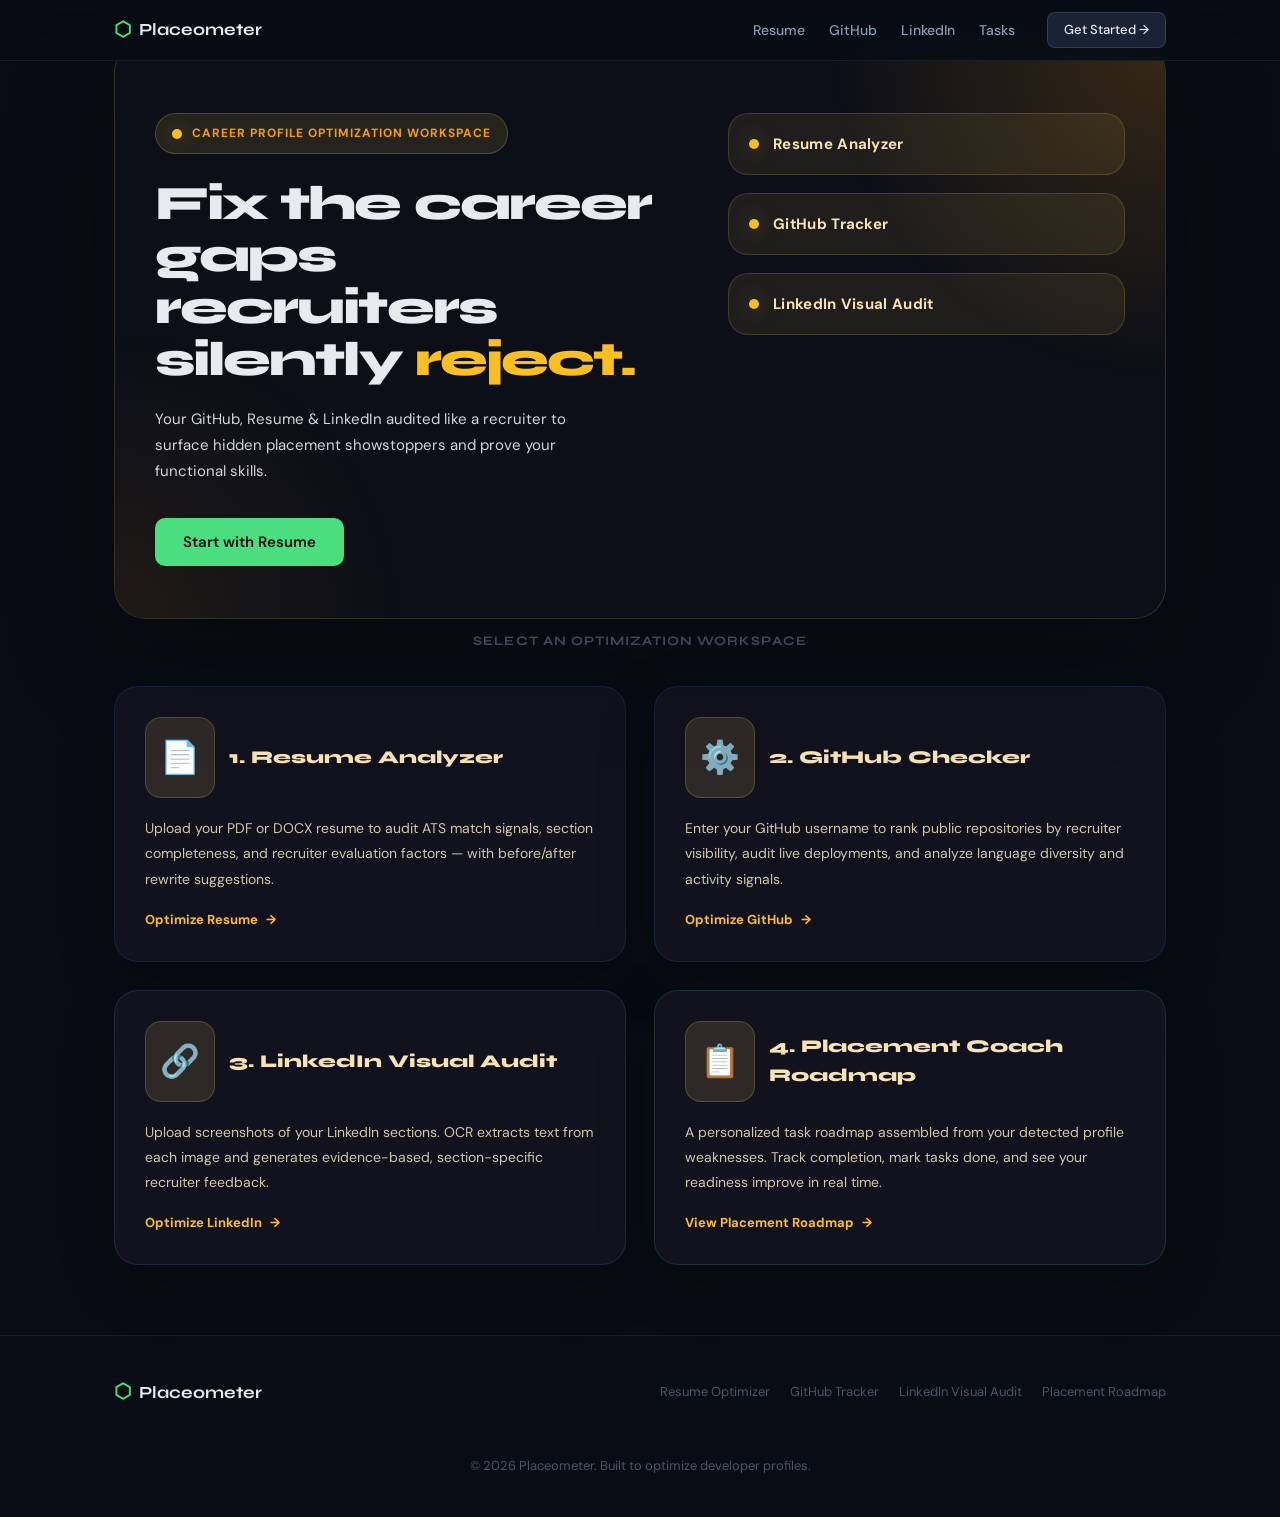
<file: index.html>
<!DOCTYPE html>
<html lang="en">
<head>
<meta charset="UTF-8">
<meta name="viewport" content="width=device-width, initial-scale=1.0">
<title>Placeometer — Career Profile Optimization Assistant for Placements</title>
<link rel="preconnect" href="https://fonts.googleapis.com">
<link rel="preconnect" href="https://fonts.gstatic.com" crossorigin>
<link href="https://fonts.googleapis.com/css2?family=Syne:wght@400;500;600;700;800&family=DM+Sans:ital,opsz,wght@0,9..40,300;0,9..40,400;0,9..40,500;1,9..40,300&display=swap" rel="stylesheet">
<link rel="stylesheet" href="styles.css">
<style>
  .grid-4 {
    display: grid;
    grid-template-columns: repeat(2, minmax(0, 1fr));
    gap: 28px;
    margin-top: 34px;
    margin-bottom: 70px;
  }
  @media (max-width: 880px) { .grid-4 { grid-template-columns: 1fr; } }
  @media (max-width: 520px) { .grid-4 { gap: 18px; } }

  .hero-home {
    position: relative;
    display: grid;
    grid-template-columns: 1.2fr 0.9fr;
    gap: 44px;
    background: rgba(14,16,25,0.96);
    border: 1px solid rgba(255,215,92,0.16);
    border-radius: 32px;
    padding: 72px 40px 52px;
    box-shadow: 0 36px 120px rgba(0,0,0,0.24);
    overflow: hidden;
    margin-top: 40px;
  }
  .hero-home::before {
    content: '';
    position: absolute; inset: 0; border-radius: 32px;
    background:
      radial-gradient(circle at top right, rgba(245,158,11,0.18), transparent 28%),
      radial-gradient(circle at bottom left, rgba(245,158,11,0.08), transparent 24%);
    pointer-events: none; z-index: 0;
  }
  .hero-home-content { position: relative; z-index: 1; max-width: 500px; }
  .hero-home-badge {
    display: inline-flex; align-items: center; gap: 10px;
    background: rgba(255,215,92,0.1); color: #f59e0b;
    border: 1px solid rgba(255,215,92,0.22); border-radius: 999px;
    padding: 10px 16px; font-size: 12px; font-weight: 700;
    letter-spacing: 0.08em; text-transform: uppercase; margin-bottom: 24px;
  }
  .hero-home-title {
    font-family: var(--font-display);
    font-size: clamp(34px,4vw,48px);
    font-weight: 900; line-height: 1.08;
    letter-spacing: -0.04em; margin-bottom: 20px;
  }
  .hero-home-title .ta { color: #fbbf24; }
  .hero-home-desc { color: #d1d5db; font-size: 15px; line-height: 1.75; max-width: 420px; margin: 0 0 34px; }
  .hero-home-panel { position: relative; z-index: 1; display: grid; gap: 18px; align-content: start; }
  .hero-panel-card {
    background: rgba(255,215,92,0.08);
    border: 1px solid rgba(255,215,92,0.16);
    border-radius: 20px; padding: 18px 20px;
    display: flex; align-items: center; gap: 14px;
  }
  .panel-dot { width: 10px; height: 10px; border-radius: 50%; background: #fbbf24; box-shadow: 0 0 20px rgba(251,191,36,0.35); }
  .hero-panel-card span { color: #f8e3b6; font-weight: 700; letter-spacing: 0.02em; }
  @media (max-width: 900px) {
    .hero-home { grid-template-columns: 1fr; padding: 48px 26px 38px; }
    .hero-home-content { max-width: 100%; text-align: center; }
    .hero-home-panel { grid-template-columns: 1fr; }
    .hero-home-desc { margin-left: auto; margin-right: auto; }
  }

  .action-card {
    background: rgba(20,20,32,0.95);
    border: 1px solid rgba(255,215,92,0.14);
    border-radius: 24px; padding: 30px;
    display: flex; flex-direction: column; gap: 18px;
    transition: all 0.25s ease; cursor: pointer;
    text-decoration: none; overflow: hidden;
    box-shadow: 0 18px 60px rgba(0,0,0,0.19);
  }
  .action-card:hover, .action-card:focus {
    outline: none;
    border-color: rgba(255,215,92,0.30);
    transform: translateY(-3px);
    box-shadow: 0 32px 90px rgba(0,0,0,0.22);
  }
  .action-card-header { display: flex; align-items: center; gap: 14px; }
  .action-card-icon {
    font-size: 32px; background: rgba(255,215,92,0.12);
    border: 1px solid rgba(255,215,92,0.20);
    padding: 14px; border-radius: 16px;
    display: flex; align-items: center; justify-content: center; color: #fbbf24;
  }
  .action-card-title { font-family: var(--font-display); font-size: 18px; font-weight: 800; color: #f8e3b6; }
  .action-card-desc { font-size: 14px; color: #d1c7a8; line-height: 1.8; flex-grow: 1; }
  .action-card-btn {
    align-self: flex-start; font-weight: 700; font-size: 13px; color: #fbbf24;
    display: inline-flex; align-items: center; gap: 8px;
    transition: gap 0.2s ease, color 0.2s ease;
  }
  .action-card:hover .action-card-btn, .action-card:focus .action-card-btn { gap: 10px; color: #ffe58f; }

  /* Score signals row on landing (shows saved scores) */
  .signal-row {
    display: flex; gap: 16px; flex-wrap: wrap;
    margin-bottom: 36px;
  }
  .signal-pill {
    display: inline-flex; align-items: center; gap: 8px;
    background: var(--surface); border: 1px solid var(--border);
    border-radius: 10px; padding: 10px 16px; font-size: 13px;
  }
  .signal-pill .sp-val {
    font-family: var(--font-display); font-size: 18px; font-weight: 800;
  }
  .signal-pill .sp-lbl { color: var(--text-2); }
</style>
</head>
<body>

<nav class="nav">
  <div class="nav-inner">
    <a href="index.html" class="nav-logo">
      <span class="logo-icon">⬡</span><span>Placeometer</span>
    </a>
    <div class="nav-links">
      <a href="resume.html">Resume</a>
      <a href="github.html">GitHub</a>
      <a href="linkedin.html">LinkedIn</a>
      <a href="tasks.html">Tasks</a>
    </div>
    <a href="resume.html" class="btn-nav">Get Started →</a>
  </div>
</nav>

<main class="container">

  <!-- HERO -->
  <section class="hero-home" aria-label="Placeometer overview">
    <div class="hero-home-content">
      <div class="hero-home-badge">
        <span class="panel-dot"></span>
        Career Profile Optimization Workspace
      </div>
      <h1 class="hero-home-title">
        Fix the career gaps recruiters silently <span class="ta">reject.</span>
      </h1>
      <p class="hero-home-desc">
        Your GitHub, Resume &amp; LinkedIn audited like a recruiter to surface hidden
        placement showstoppers and prove your functional skills.
      </p>
      <div>
        <a href="resume.html" class="btn-primary">Start with Resume</a>
      </div>
    </div>
    <aside class="hero-home-panel" aria-label="Tools available">
      <div class="hero-panel-card"><div class="panel-dot"></div><span>Resume Analyzer</span></div>
      <div class="hero-panel-card"><div class="panel-dot"></div><span>GitHub Tracker</span></div>
      <div class="hero-panel-card"><div class="panel-dot"></div><span>LinkedIn Visual Audit</span></div>
    </aside>
  </section>

  <!-- Saved score signals (populated by JS if state exists) -->
  <div id="signalRow" class="signal-row" style="margin-top:28px;display:none;" aria-label="Your saved profile scores"></div>

  <!-- 4 ACTION CARDS -->
  <section style="margin-top:12px;">
    <h2 style="font-family:var(--font-display);font-size:13px;font-weight:700;color:var(--text-3);text-align:center;text-transform:uppercase;letter-spacing:.08em;margin-bottom:22px;">
      Select an Optimization Workspace
    </h2>
    <div class="grid-4">

      <a href="resume.html" class="action-card" style="border-color:rgba(59,130,246,0.15);">
        <div class="action-card-header">
          <div class="action-card-icon">📄</div>
          <span class="action-card-title">1. Resume Analyzer</span>
        </div>
        <p class="action-card-desc">
          Upload your PDF or DOCX resume to audit ATS match signals, section completeness,
          and recruiter evaluation factors — with before/after rewrite suggestions.
        </p>
        <div class="action-card-btn">Optimize Resume <span>→</span></div>
      </a>

      <a href="github.html" class="action-card" style="border-color:rgba(59,130,246,0.15);">
        <div class="action-card-header">
          <div class="action-card-icon">⚙️</div>
          <span class="action-card-title">2. GitHub Checker</span>
        </div>
        <p class="action-card-desc">
          Enter your GitHub username to rank public repositories by recruiter visibility,
          audit live deployments, and analyze language diversity and activity signals.
        </p>
        <div class="action-card-btn">Optimize GitHub <span>→</span></div>
      </a>

      <a href="linkedin.html" class="action-card" style="border-color:rgba(167,139,250,0.15);">
        <div class="action-card-header">
          <div class="action-card-icon">🔗</div>
          <span class="action-card-title">3. LinkedIn Visual Audit</span>
        </div>
        <p class="action-card-desc">
          Upload screenshots of your LinkedIn sections. OCR extracts text from each image
          and generates evidence-based, section-specific recruiter feedback.
        </p>
        <div class="action-card-btn">Optimize LinkedIn <span>→</span></div>
      </a>

      <a href="tasks.html" class="action-card" style="border-color:rgba(74,222,128,0.15);">
        <div class="action-card-header">
          <div class="action-card-icon">📋</div>
          <span class="action-card-title">4. Placement Coach Roadmap</span>
        </div>
        <p class="action-card-desc">
          A personalized task roadmap assembled from your detected profile weaknesses.
          Track completion, mark tasks done, and see your readiness improve in real time.
        </p>
        <div class="action-card-btn">View Placement Roadmap <span>→</span></div>
      </a>

    </div>
  </section>
</main>

<footer class="footer">
  <div class="container">
    <div class="footer-inner">
      <div class="nav-logo"><span class="logo-icon">⬡</span><span>Placeometer</span></div>
      <div class="footer-links">
        <a href="resume.html">Resume Optimizer</a>
        <a href="github.html">GitHub Tracker</a>
        <a href="linkedin.html">LinkedIn Visual Audit</a>
        <a href="tasks.html">Placement Roadmap</a>
      </div>
      <p class="footer-copy">© 2026 Placeometer. Built to optimize developer profiles.</p>
    </div>
  </div>
</footer>

<script src="main.js"></script>
<script>
// Show saved score pills if any audits have been run
(function () {
  PlaceometerState.load();
  const row = document.getElementById('signalRow');
  const pills = [];

  function pill(label, score, href) {
    if (score == null) return '';
    const color = scoreColor(score);
    return `<a href="${href}" class="signal-pill" style="border-color:${color}22;text-decoration:none;">
      <span class="sp-val" style="color:${color}">${score}</span>
      <span class="sp-lbl">${label} Score</span>
    </a>`;
  }

  const html = [
    pill('Resume',   PlaceometerState.resumeSignal,   'resume.html'),
    pill('GitHub',   PlaceometerState.githubSignal,   'github.html'),
    pill('LinkedIn', PlaceometerState.linkedinSignal, 'linkedin.html'),
  ].filter(Boolean).join('');

  if (html) {
    row.innerHTML = `
      <div style="font-size:12px;color:var(--text-3);align-self:center;margin-right:4px;">Saved scores:</div>
      ${html}
      <button onclick="clearScores()" class="btn-secondary"
        style="font-size:11px;padding:6px 12px;margin-left:auto;">Clear All</button>`;
    row.style.display = 'flex';
  }

  window.clearScores = function () {
    try { localStorage.removeItem('placeometer_state'); } catch(e) {}
    try { sessionStorage.removeItem('placeometer_state'); } catch(e) {}
    row.style.display = 'none';
  };
})();
</script>
</body>
</html>
</file>
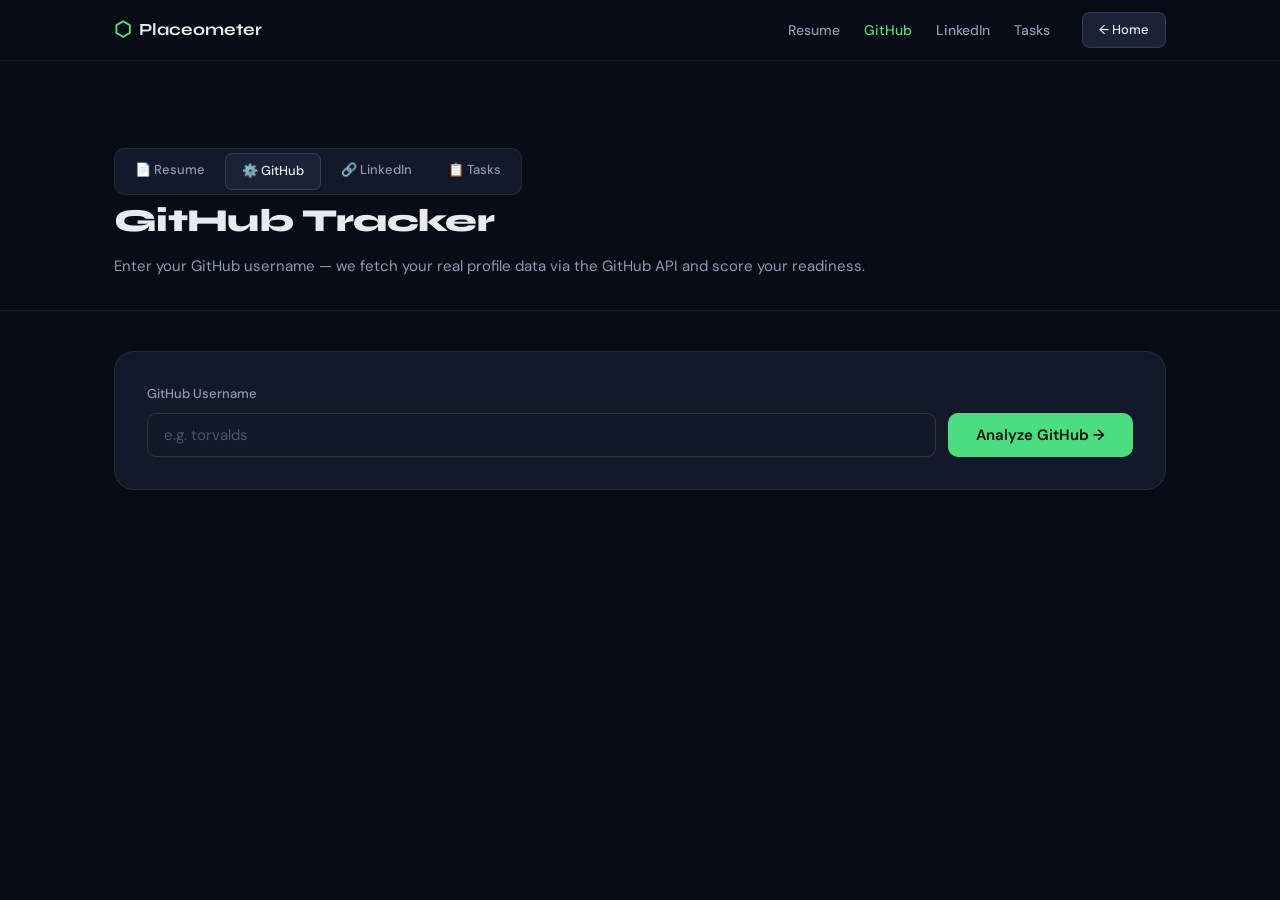
<file: github.html>
<!DOCTYPE html>
<html lang="en">
<head>
<meta charset="UTF-8">
<meta name="viewport" content="width=device-width, initial-scale=1.0">
<title>GitHub Tracker — Placeometer</title>
<link rel="preconnect" href="https://fonts.googleapis.com">
<link rel="preconnect" href="https://fonts.gstatic.com" crossorigin>
<link href="https://fonts.googleapis.com/css2?family=Syne:wght@400;500;600;700;800&family=DM+Sans:ital,opsz,wght@0,9..40,300;0,9..40,400;0,9..40,500;1,9..40,300&display=swap" rel="stylesheet">
<link rel="stylesheet" href="styles.css">
</head>
<body>

<nav class="nav">
  <div class="nav-inner">
    <a href="index.html" class="nav-logo">
      <span class="logo-icon">⬡</span><span>Placeometer</span>
    </a>
    <div class="nav-links">
      <a href="resume.html">Resume</a>
      <a href="github.html" class="active-link">GitHub</a>
      <a href="linkedin.html">LinkedIn</a>
      <a href="tasks.html">Tasks</a>
    </div>
    <a href="index.html" class="btn-nav">← Home</a>
  </div>
</nav>

<div class="tool-page">
  <div class="tool-header">
    <div class="container">
      <div class="tool-nav">
        <a href="resume.html">📄 Resume</a>
        <a href="github.html" class="active">⚙️ GitHub</a>
        <a href="linkedin.html">🔗 LinkedIn</a>
        <a href="tasks.html">📋 Tasks</a>
      </div>
      <h1>GitHub Tracker</h1>
      <p>Enter your GitHub username — we fetch your real profile data via the GitHub API and score your readiness.</p>
    </div>
  </div>

  <div class="tool-body">
    <div class="container">

      <div class="github-form">
        <div class="form-group">
          <label class="form-label" for="ghUsername">GitHub Username</label>
          <input type="text" class="form-input" id="ghUsername" placeholder="e.g. torvalds" autocomplete="off" />
        </div>
        <button class="btn-primary" onclick="fetchGitHub()" id="fetchBtn">Analyze GitHub →</button>
      </div>

      <div id="ghError" style="display:none;" role="alert"></div>

      <div id="ghLoading" style="display:none;" aria-live="polite">
        <div class="panel" style="text-align:center;padding:40px;">
          <div style="font-size:32px;margin-bottom:12px;">⚙️</div>
          <div style="font-family:var(--font-display);font-size:16px;font-weight:700;margin-bottom:8px;">Fetching GitHub Data...</div>
          <div style="font-size:13px;color:var(--text-2);" id="ghLoadStep">Connecting to GitHub API...</div>
        </div>
      </div>

      <div id="ghResults" style="display:none;" aria-live="polite">

        <!-- Profile Card -->
        <div class="panel" style="margin-bottom:20px;">
          <div class="gh-profile">
            <img id="ghAvatar" class="gh-avatar" src="" alt="GitHub avatar"
              onerror="this.src='data:image/svg+xml,<svg xmlns=%22http://www.w3.org/2000/svg%22 viewBox=%220 0 72 72%22><rect fill=%22%231a2236%22 width=%2272%22 height=%2272%22 rx=%228%22/><text y=%2248%22 x=%2236%22 text-anchor=%22middle%22 font-size=%2232%22>👤</text></svg>'">
            <div>
              <div id="ghName" class="gh-name"></div>
              <div id="ghBio" class="gh-bio"></div>
              <div class="gh-meta" id="ghMeta"></div>
            </div>
            <div style="margin-left:auto;text-align:right;">
              <div id="ghScoreBadge" style="font-family:var(--font-display);font-size:36px;font-weight:800;" aria-label="Recruiter index score"></div>
              <div style="font-size:12px;color:var(--text-2);">Recruiter Index</div>
            </div>
          </div>
          <!-- Fix #10: repo analysis scope note -->
          <div id="repoAnalysisNote" style="font-size:12px;color:var(--text-3);margin-top:8px;"></div>
        </div>

        <div class="analysis-layout">
          <div style="display:flex;flex-direction:column;gap:20px;">

            <div class="panel">
              <div class="panel-title">📁 Top Recruiter-Visible Projects <span class="ptag" id="repoCount">0 repos</span></div>
              <div id="repoGrid" class="repo-grid"></div>
            </div>

            <div class="panel" style="border-color:rgba(59,130,246,0.25);background:rgba(8,12,20,0.4);">
              <div class="panel-title" style="font-size:18px;color:var(--accent);">⚙️ How To Improve Your GitHub</div>
              <p style="font-size:13px;color:var(--text-2);margin-top:-16px;margin-bottom:20px;">Actionable recommendations based on your public repositories and metadata.</p>
              <div id="ghImprovementsList" style="display:flex;flex-direction:column;gap:20px;"></div>
            </div>

          </div>

          <div style="display:flex;flex-direction:column;gap:20px;">

            <div class="panel">
              <div class="panel-title">🎯 Recruiter Credibility Index</div>
              <div class="score-ring-wrap">
                <div class="big-ring" id="ghRingWrap"></div>
                <div id="ghScoreGrade" class="score-grade"></div>
                <div id="ghScoreDesc" class="score-desc"></div>
              </div>
            </div>

            <div class="panel">
              <div class="panel-title">📊 Recruiter Index Breakdown</div>
              <div class="breakdown-list" id="ghBreakdown"></div>
            </div>

            <div class="panel">
              <div class="panel-title">📈 Profile Signals</div>
              <div id="ghSignals" style="display:flex;flex-direction:column;gap:10px;" aria-live="polite"></div>
            </div>

          </div>
        </div>

      </div><!-- /#ghResults -->
    </div>
  </div>
</div>

<!-- Fix #8: page logic in external file -->
<script src="main.js"></script>
<script src="js/github.js"></script>
</body>
</html>
</file>
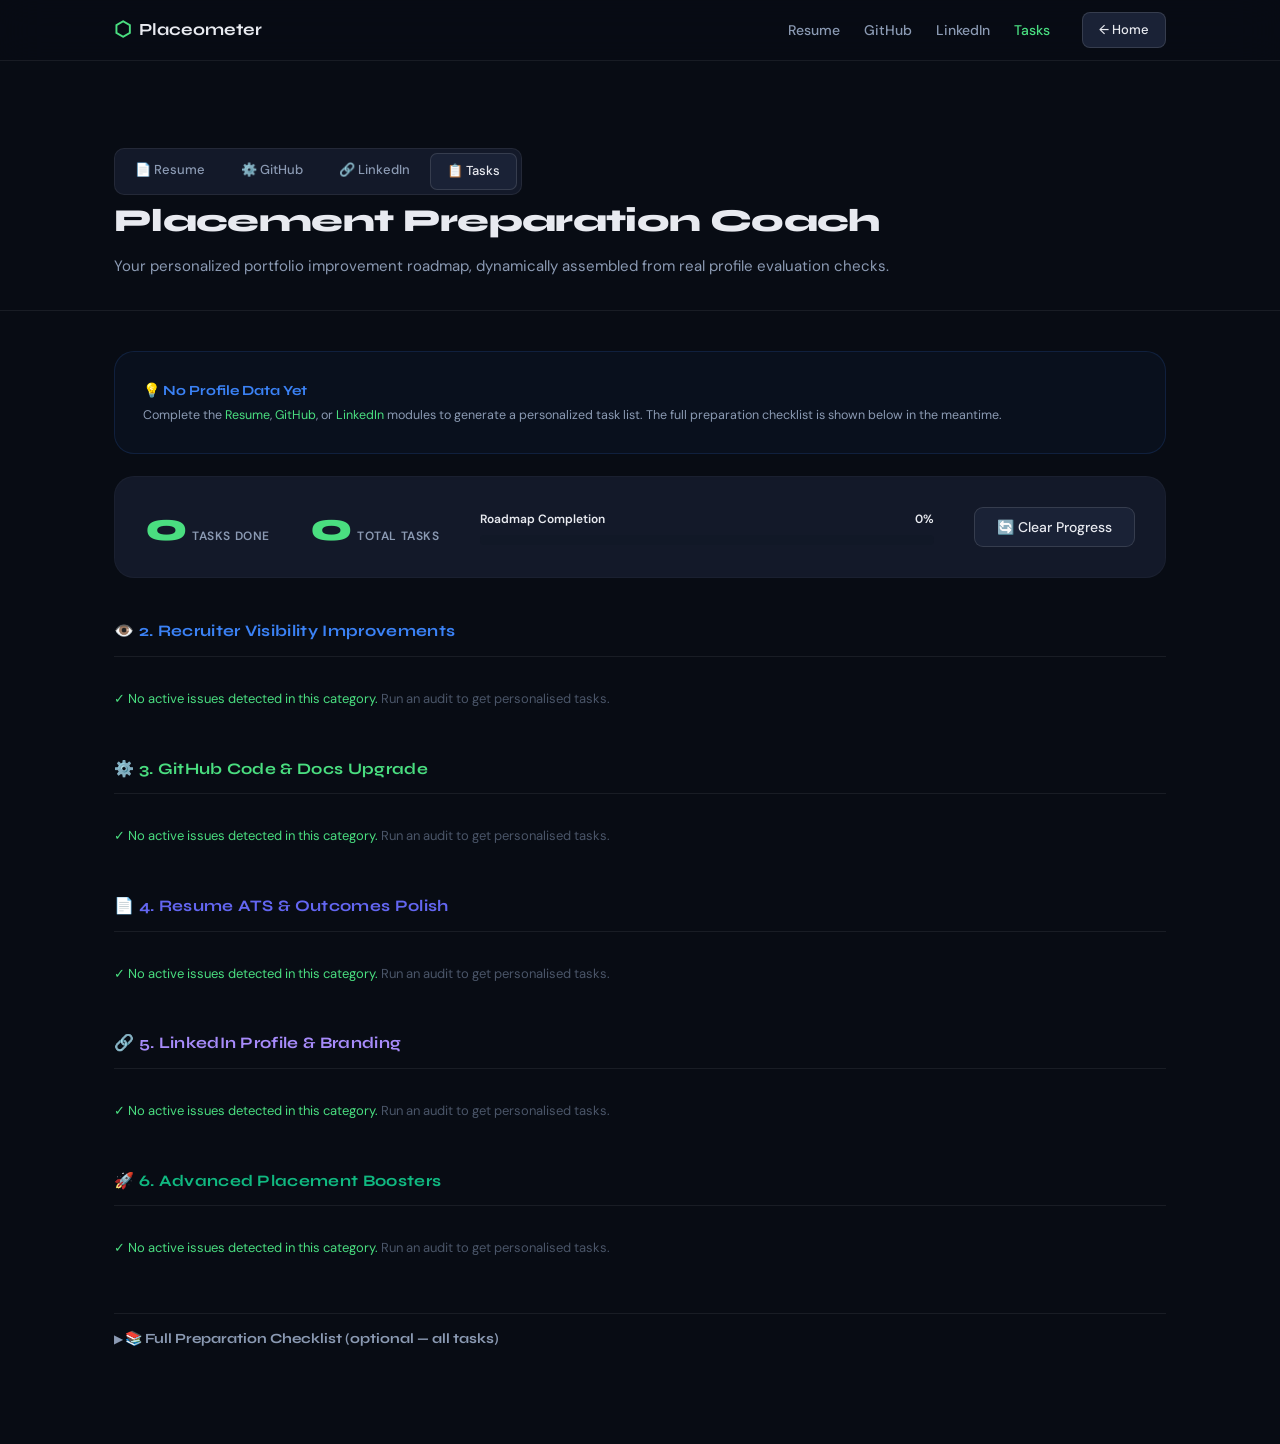
<file: tasks.html>
<!DOCTYPE html>
<html lang="en">
<head>
<meta charset="UTF-8">
<meta name="viewport" content="width=device-width, initial-scale=1.0">
<title>Placement Improvement Roadmap — Placeometer</title>
<link rel="preconnect" href="https://fonts.googleapis.com">
<link rel="preconnect" href="https://fonts.gstatic.com" crossorigin>
<link href="https://fonts.googleapis.com/css2?family=Syne:wght@400;500;600;700;800&family=DM+Sans:ital,opsz,wght@0,9..40,300;0,9..40,400;0,9..40,500;1,9..40,300&display=swap" rel="stylesheet">
<link rel="stylesheet" href="styles.css">
<style>
  .roadmap-sections-grid { display:flex; flex-direction:column; gap:36px; }
  .roadmap-section-title { font-family:var(--font-display); font-size:16px; font-weight:700; color:var(--text); margin-bottom:22px; display:flex; align-items:center; gap:10px; padding-bottom:12px; border-bottom:1px solid var(--border); letter-spacing:.02em; }
  .coach-meta-label { font-size:10px; font-weight:700; text-transform:uppercase; letter-spacing:.06em; display:block; margin-bottom:3px; }
  .coach-meta-box { font-size:13px; color:var(--text-2); line-height:1.6; }
  .coach-steps-list { margin:6px 0 0 0; padding-left:20px; font-size:13px; color:var(--text-2); line-height:1.6; }
  .coach-steps-list li { margin-bottom:4px; }
  /* Fix #6: full checklist collapsible */
  details > summary { cursor:pointer; list-style:none; }
  details > summary::-webkit-details-marker { display:none; }
  details > summary::before { content:'▶ '; font-size:11px; }
  details[open] > summary::before { content:'▼ '; }
</style>
</head>
<body>

<nav class="nav">
  <div class="nav-inner">
    <a href="index.html" class="nav-logo"><span class="logo-icon">⬡</span><span>Placeometer</span></a>
    <div class="nav-links">
      <a href="resume.html">Resume</a>
      <a href="github.html">GitHub</a>
      <a href="linkedin.html">LinkedIn</a>
      <a href="tasks.html" class="active-link">Tasks</a>
    </div>
    <a href="index.html" class="btn-nav">← Home</a>
  </div>
</nav>

<div class="tool-page">
  <div class="tool-header">
    <div class="container">
      <div class="tool-nav">
        <a href="resume.html">📄 Resume</a>
        <a href="github.html">⚙️ GitHub</a>
        <a href="linkedin.html">🔗 LinkedIn</a>
        <a href="tasks.html" class="active">📋 Tasks</a>
      </div>
      <h1>Placement Preparation Coach</h1>
      <p>Your personalized portfolio improvement roadmap, dynamically assembled from real profile evaluation checks.</p>
    </div>
  </div>

  <div class="tool-body">
    <div class="container">

      <div id="demoStateNote" style="display:none;margin-bottom:22px;">
        <div class="panel" style="background:rgba(59,130,246,0.04);border-color:rgba(59,130,246,0.15);">
          <div style="font-family:var(--font-display);font-size:14px;font-weight:700;color:var(--accent-2);margin-bottom:4px;">💡 No Profile Data Yet</div>
          <p style="font-size:12.5px;color:var(--text-2);margin:0;line-height:1.5;">
            Complete the <a href="resume.html" style="color:var(--accent);">Resume</a>, <a href="github.html" style="color:var(--accent);">GitHub</a>, or <a href="linkedin.html" style="color:var(--accent);">LinkedIn</a> modules to generate a personalized task list.
            The full preparation checklist is shown below in the meantime.
          </p>
        </div>
      </div>

      <!-- Roadmap Header Stats -->
      <div class="roadmap-header">
        <div class="roadmap-stat-box">
          <span class="roadmap-stat-val" id="rmDone">0</span>
          <span class="roadmap-stat-lbl">Tasks Done</span>
        </div>
        <div class="roadmap-stat-box">
          <span class="roadmap-stat-val" id="rmTotal">0</span>
          <span class="roadmap-stat-lbl">Total Tasks</span>
        </div>
        <div class="roadmap-progress-wrap">
          <div style="display:flex;justify-content:space-between;margin-bottom:6px;font-size:12px;font-weight:600;">
            <span>Roadmap Completion</span>
            <span id="rmPct">0%</span>
          </div>
          <div class="ph-bar-track" style="height:10px;">
            <div class="ph-bar-fill" id="rmFill" style="width:0%;background:var(--accent);"></div>
          </div>
        </div>
        <div>
          <button class="btn-secondary" onclick="resetRoadmap()">🔄 Clear Progress</button>
        </div>
      </div>

      <!-- ROADMAP SECTION BLOCKS -->
      <div class="roadmap-sections-grid">

        <div id="sec_high_fixes" style="display:none;">
          <div class="roadmap-section-title" style="color:var(--danger);border-color:rgba(239,68,68,0.2);">🔴 1. High Priority Gaps</div>
          <div id="list_high_fixes"></div>
        </div>

        <div id="sec_visibility">
          <div class="roadmap-section-title" style="color:var(--accent-2);">👁️ 2. Recruiter Visibility Improvements</div>
          <div id="list_visibility"></div>
        </div>

        <div id="sec_github">
          <div class="roadmap-section-title" style="color:var(--accent);">⚙️ 3. GitHub Code & Docs Upgrade</div>
          <div id="list_github"></div>
        </div>

        <div id="sec_resume">
          <div class="roadmap-section-title" style="color:#6366f1;">📄 4. Resume ATS & Outcomes Polish</div>
          <div id="list_resume"></div>
        </div>

        <div id="sec_linkedin">
          <div class="roadmap-section-title" style="color:var(--accent-3);">🔗 5. LinkedIn Profile & Branding</div>
          <div id="list_linkedin"></div>
        </div>

        <div id="sec_boosters">
          <div class="roadmap-section-title" style="color:#10b981;">🚀 6. Advanced Placement Boosters</div>
          <div id="list_boosters"></div>
        </div>

        <!-- Fix #6: optional full checklist instead of aggressive fallback -->
        <div id="sec_full_checklist" style="display:none;margin-top:8px;">
          <details>
            <summary style="font-family:var(--font-display);font-size:14px;font-weight:700;color:var(--text-2);padding:14px 0;border-top:1px solid var(--border);">
              📚 Full Preparation Checklist (optional — all tasks)
            </summary>
            <div style="margin-top:16px;" id="list_full_checklist"></div>
          </details>
        </div>

      </div>

    </div>
  </div>
</div>

<script src="main.js"></script>
<script>
const MASTER_TASK_BANK = [
  { id:'h1', cat:'high_fixes', title:'Add README files to your top 3 repositories',
    why:'Recruiters avoid repositories with poor documentation because they signal low project maturity.',
    how:['Add web screenshots or Loom demo recordings.','Detail step-by-step local execution setup.','Explain the technical problem the app solves.'],
    impact:'Increases recruiter trust and validates codebase execution details.',
    triggers:['readme','pinned repositories lack professional documentation'] },
  { id:'h2', cat:'high_fixes', title:'Integrate Your GitHub Profile Link in Resume Header',
    why:'Technical reviewers filter out resumes that hide direct developer footprints.',
    how:['Add a links block under your name (e.g., github.com/username).','Ensure all highlighted repositories are public.'],
    impact:'Provides instant developer credibility.',
    triggers:['github link','missing github profile link in header'] },
  { id:'h3', cat:'high_fixes', title:'Deploy Pinned Builds & Add Verified Live Links',
    why:'Recruiters do not pull and execute student repositories locally. Clicking a live deployment proves functional execution.',
    how:['Deploy frontends on Vercel or Netlify.','Deploy backends on Render or Railway.','Insert clickable [Live Demo] markers on resume project titles.'],
    impact:'Triples review velocity and verifies application functionality.',
    triggers:['deployed','project deploys not verified'] },
  { id:'v1', cat:'visibility', title:'Rewrite LinkedIn Headline with Role-Specific Technical Keywords',
    why:'Recruiter searches are algorithmically indexed by technical tags. Generic designations remain invisible.',
    how:['Use: Target Title | Primary Frameworks | Unique Project Metric.','Example: Full-Stack Intern | React & Django | Deployed 5 web apps'],
    impact:'Multiplies candidate visibility in recruiter searches.',
    triggers:['headline','headline lacks searchable'] },
  { id:'v2', cat:'visibility', title:'Configure LinkedIn Open To Work Recruiting Filters',
    why:'Failing to flag active SDE search metrics drops your search rankings.',
    how:['Turn on Open To Work in LinkedIn settings.','Select roles: Software Engineer, SDE Intern, Frontend Developer.'],
    impact:'Ensures you appear in SDE search queries compiled by hiring teams.',
    triggers:['open to work','low visible project proof'] },
  { id:'g1', cat:'github', title:'Pin and Highlight Original Projects (Unpin Classroom Forks)',
    why:'Engineering leads immediately discount profiles displaying cloned school assignments.',
    how:['Select custom pinned repos under GitHub settings.','Choose original, multi-page builds.','Unpin basic calculator or tutorial repositories.'],
    impact:'Proves SDE independent capability.',
    triggers:['pinned','pinned repos do not showcase'] },
  { id:'g2', cat:'github', title:'Verify Repository Descriptions & Metadata Fields',
    why:'Sparse repository listings look incomplete and prevent quick technical scans.',
    how:['Go to Repository Settings → Description.','Type a 1-sentence technical stack summary.','Fill the website input with your deployed live demo URL.'],
    impact:'Helps interviewers instantly understand what your repositories do.',
    triggers:['description','descriptions are too generic','missing portfolio'] },
  { id:'g3', cat:'github', title:'Establish Consistent GitHub Contributions',
    why:'Dormant contribution grids tell reviewers that you only code during semester tests.',
    how:['Break complex project features into small daily commits.','Commit configs, docs revisions, and CSS tweaks regularly.'],
    impact:'Visual proof of continuous coding activity.',
    triggers:['activity','sparse commit activity'] },
  { id:'r1', cat:'resume', title:'Rewrite Project Bullets Using Quantitative Impact Metrics',
    why:'Generic sentences fail ATS rankings. You must present accomplishments and measured improvements.',
    how:['Apply XYZ formula: Accomplished X, measured by Y, by implementing Z.','Rewrite: "Designed Node API reducing query response times by 35%."'],
    impact:'Satisfies high-priority parser requirements and demonstrates value metrics.',
    triggers:['measurable','responsibilities described without outcomes','lack of measurable impact'] },
  { id:'r2', cat:'resume', title:'Incorporate Strong Active Power Verbs in Experience Descriptions',
    why:'Passive verbs like "responsible for" drop parser points and sound unassertive.',
    how:['Replace "helped write CSS" with "Implemented responsive tailwind grid layers…".','Use: Architected, Orchestrated, Automated, Optimized, Engineered.'],
    impact:'Enhances ATS parsing matches and recruiter assessment ratings.',
    triggers:['weak','passive verbs'] },
  { id:'r3', cat:'resume', title:'Categorize Skills Section Into Clean Technology Groups',
    why:'A long, unsorted pile of skill words makes technical screening difficult.',
    how:['Group: Languages | Frameworks | Databases | Tools (Git).'],
    impact:'Ensures recruiters locate key required tools in 2 seconds.',
    triggers:['skills','messy skill groups'] },
  { id:'l1', cat:'linkedin', title:'Optimize Professional Headshot & Cover Backdrop',
    why:'LinkedIn profile views are visual first. Poor images drop response rates.',
    how:['Upload a high-contrast headshot with a clean background.','Create a custom tech banner using Canva showing your tech stack.'],
    impact:'Improves recruiter trust signals and personal brand credibility.',
    triggers:['photo','profile picture is not optimized','cover banner is default'] },
  { id:'l2', cat:'linkedin', title:'Build About Section Technical Storytelling Outline',
    why:'A basic biography fails to outline SDE focus. Your about text should hook technical managers.',
    how:['Draft: Hook → Tech Stack → Pinned Project Outcomes → Core SDE Focus.','Wrap with: Open for roles, mail: myemail@domain.com.'],
    impact:'Boosts profile engagement and highlights software specialties.',
    triggers:['about','about section lacks','profile branding feels too generic','project descriptions','measurable outcomes'] },
  { id:'l3', cat:'linkedin', title:'Featured Section: GitHub & Live Deployment Links',
    why:'Featured cards occupy the largest visual block. Pinning live code links bridges recruiters to your portfolio.',
    how:['Add a featured link targeting your Vercel deployment.','Pin your clean public GitHub portfolio link.'],
    impact:'Captures recruiter clicks and directs them to working code.',
    triggers:['featured','no live web application links','github portfolio is missing','deployment links','github repositories','proof-of-work','project descriptions'] },
  { id:'b1', cat:'boosters', title:'Contribute to Open Source Libraries or Tools',
    why:'SDE candidates with open-source experience prove they can read complex codebases.',
    how:['Query GitHub issues with label: "good first issue" or "documentation".','Fix docs bugs, add simple tests, or clean styling. Open a PR.'],
    impact:'Places your profile in the top 1% SDE internship applicant tier.',
    triggers:['oss','open-source'] },
  { id:'b2', cat:'boosters', title:'Write Weekly Building-in-Public SDE Progress Logs',
    why:'Posting technical progress keeps algorithms high and attracts hiring managers.',
    how:['Share SDE updates weekly: database choices, API response wins, clean code.','Always attach a clean project screenshot.'],
    impact:'Builds a professional network and yields organic inbound hiring inquiries.',
    triggers:['activity log','no technical activity'] },
];

let tasks = [];
let taskDone = {};

function loadRoadmap() {
  PlaceometerState.load();

  const resumeScore   = PlaceometerState.resumeSignal;
  const githubScore   = PlaceometerState.githubSignal;
  const linkedinScore = PlaceometerState.linkedinSignal;

  const weaknesses = [
    ...(PlaceometerState.resumeWeaknesses  || []),
    ...(PlaceometerState.githubWeaknesses  || []),
    ...(PlaceometerState.linkedinWeaknesses || []),
  ].join(' ').toLowerCase();

  const hasAnySaved = resumeScore != null || githubScore != null || linkedinScore != null;

  // Fix #6: No aggressive fallback. Show only matched tasks or an empty-state message.
  if (!hasAnySaved) {
    document.getElementById('demoStateNote').style.display = 'block';
    tasks = []; // show nothing in personalised sections; full checklist shown via details
    document.getElementById('sec_full_checklist').style.display = 'block';
  } else {
    document.getElementById('demoStateNote').style.display = 'none';
    const shouldShowHighFixes =
      (resumeScore != null && resumeScore < 65) ||
      (githubScore != null && githubScore < 65) ||
      (linkedinScore != null && linkedinScore < 65);

    tasks = MASTER_TASK_BANK.filter(t => {
      if (t.cat === 'high_fixes' && shouldShowHighFixes) return true;
      return t.triggers.some(trig => weaknesses.includes(trig.toLowerCase()));
    });

    // Fix #6: If few matches, still only show matched — no silent fallback to full bank
    if (tasks.length === 0) {
      // All scores are good — show a congratulations and offer the full list
      document.getElementById('sec_full_checklist').style.display = 'block';
    }
  }

  try {
    const saved = localStorage.getItem('placeometer_roadmap_completion');
    taskDone = saved ? JSON.parse(saved) : {};
  } catch (e) { taskDone = {}; }

  // Always render the full checklist inside the collapsible (no duplication)
  renderFullChecklist();
  renderRoadmap();
}

function toggleTask(taskId) {
  taskDone[taskId] = !taskDone[taskId];
  try { localStorage.setItem('placeometer_roadmap_completion', JSON.stringify(taskDone)); } catch (e) {}
  renderRoadmap();
  renderFullChecklist();
}

const PRIORITY_LABEL = { high_fixes:'High', visibility:'High', github:'Medium', resume:'Medium', linkedin:'Medium', boosters:'Low' };
const PRIORITY_COLOR = { high_fixes:'#ef4444', visibility:'#ef4444', github:'#f59e0b', resume:'#f59e0b', linkedin:'#f59e0b', boosters:'#10b981' };

function buildCard(t) {
  const isChecked = !!taskDone[t.id];
  // Fix #9: role="button" tabindex keyboard support on coach cards
  return `<div class="coach-card ${isChecked ? 'checked' : ''}"
    role="button" tabindex="0" aria-pressed="${isChecked}"
    onclick="toggleTask('${t.id}')"
    onkeydown="if(event.key==='Enter'||event.key===' '){event.preventDefault();toggleTask('${t.id}')}">
    <div class="coach-card-check" aria-hidden="true">${isChecked ? '✓' : ''}</div>
    <div class="coach-card-content">
      <div class="coach-card-title">${t.title}</div>
      <span class="coach-meta-label" style="color:${PRIORITY_COLOR[t.cat]};">Priority: ${PRIORITY_LABEL[t.cat]}</span>
      <div class="coach-meta-box">
        <span class="coach-meta-label" style="color:var(--accent-2);">💡 WHY THIS MATTERS:</span>${t.why}
      </div>
      <div class="coach-meta-box">
        <span class="coach-meta-label" style="color:var(--accent);">📋 HOW TO FIX:</span>
        <ul class="coach-steps-list">${t.how.map(s => `<li>${s}</li>`).join('')}</ul>
      </div>
      <div class="coach-meta-box">
        <span class="coach-meta-label" style="color:#10b981;">🚀 EXPECTED IMPACT:</span>${t.impact}
      </div>
    </div>
  </div>`;
}

function renderRoadmap() {
  const cats = ['high_fixes','visibility','github','resume','linkedin','boosters'];
  let doneCount = 0;

  cats.forEach(cat => {
    const catTasks  = tasks.filter(t => t.cat === cat);
    const container = document.getElementById(`list_${cat}`);
    const section   = document.getElementById(`sec_${cat}`);

    if (catTasks.length === 0) {
      if (section && cat === 'high_fixes') section.style.display = 'none';
      else if (container) {
        // Fix #6: show encouraging empty message instead of hiding the category silently
        container.innerHTML = `<div style="font-size:13px;color:var(--accent);padding:10px 0;">
          ✓ No active issues detected in this category.
          ${!PlaceometerState.resumeSignal && !PlaceometerState.githubSignal ? '<span style="color:var(--text-3);">Run an audit to get personalised tasks.</span>' : ''}
        </div>`;
      }
    } else {
      if (section) section.style.display = 'block';
      catTasks.forEach(t => { if (taskDone[t.id]) doneCount++; });
      if (container) container.innerHTML = catTasks.map(buildCard).join('');
    }
  });

  const totalCount = tasks.length;
  const pct = totalCount ? Math.round((doneCount / totalCount) * 100) : 0;
  document.getElementById('rmDone').textContent  = doneCount;
  document.getElementById('rmTotal').textContent = totalCount;
  document.getElementById('rmPct').textContent   = pct + '%';
  document.getElementById('rmFill').style.width  = pct + '%';
}

function renderFullChecklist() {
  const container = document.getElementById('list_full_checklist');
  if (!container) return;
  let doneCount = 0;
  MASTER_TASK_BANK.forEach(t => { if (taskDone[t.id]) doneCount++; });
  container.innerHTML = MASTER_TASK_BANK.map(buildCard).join('');
}

function resetRoadmap() {
  taskDone = {};
  try { localStorage.removeItem('placeometer_roadmap_completion'); } catch(e) {}
  renderRoadmap();
  renderFullChecklist();
}

loadRoadmap();
</script>
</body>
</html>
</file>
<file: styles.css>
/* ===== PLACEOMETER DESIGN SYSTEM ===== */
:root {
  --bg: #080c14;
  --bg-2: #0d1220;
  --bg-3: #111827;
  --surface: #131929;
  --surface-2: #1a2236;
  --border: rgba(255,255,255,0.07);
  --border-2: rgba(255,255,255,0.12);
  --text: #e8eaf0;
  --text-2: #8b9ab3;
  --text-3: #4a5568;
  --accent: #4ade80;
  --accent-2: #3b82f6;
  --accent-3: #a78bfa;
  --accent-4: #f59e0b;
  --danger: #f87171;
  --warn: #fbbf24;
  --success: #4ade80;
  --font-display: 'Syne', sans-serif;
  --font-body: 'DM Sans', sans-serif;
  --radius: 12px;
  --radius-lg: 20px;
  --shadow: 0 4px 24px rgba(0,0,0,0.4);
  --shadow-lg: 0 8px 48px rgba(0,0,0,0.6);
}

*, *::before, *::after { box-sizing: border-box; margin: 0; padding: 0; }
html { scroll-behavior: smooth; }
body { background: var(--bg); color: var(--text); font-family: var(--font-body); font-size: 15px; line-height: 1.6; -webkit-font-smoothing: antialiased; overflow-x: hidden; }
a { color: inherit; text-decoration: none; }

::-webkit-scrollbar { width: 6px; }
::-webkit-scrollbar-track { background: var(--bg); }
::-webkit-scrollbar-thumb { background: var(--surface-2); border-radius: 3px; }

.nav { position: fixed; top: 0; left: 0; right: 0; z-index: 100; background: rgba(8,12,20,0.85); backdrop-filter: blur(20px); border-bottom: 1px solid var(--border); }
.nav-inner { max-width: 1100px; margin: 0 auto; display: flex; align-items: center; gap: 32px; padding: 0 24px; height: 60px; }
.nav-logo { display: flex; align-items: center; gap: 8px; font-family: var(--font-display); font-weight: 700; font-size: 17px; color: var(--text); margin-right: auto; }
.logo-icon { color: var(--accent); font-size: 20px; }
.nav-links { display: flex; gap: 24px; }
.nav-links a { color: var(--text-2); font-size: 14px; font-weight: 500; transition: color .2s; }
.nav-links a:hover { color: var(--text); }
.btn-nav { background: var(--surface-2); border: 1px solid var(--border-2); color: var(--text); font-size: 13px; font-weight: 500; padding: 7px 16px; border-radius: 8px; transition: all .2s; white-space: nowrap; }
.btn-nav:hover { background: var(--surface); border-color: var(--accent); color: var(--accent); }

.container { max-width: 1100px; margin: 0 auto; padding: 0 24px; }

.btn-primary { display: inline-flex; align-items: center; gap: 6px; background: var(--accent); color: #050f0a; font-family: var(--font-body); font-weight: 600; font-size: 15px; padding: 12px 28px; border-radius: 10px; border: none; cursor: pointer; transition: all .2s; }
.btn-primary:hover { background: #22c55e; transform: translateY(-1px); box-shadow: 0 8px 24px rgba(74,222,128,0.25); }
.btn-primary.btn-lg { padding: 15px 36px; font-size: 16px; }
.btn-ghost { display: inline-flex; align-items: center; color: var(--text-2); font-size: 15px; font-weight: 500; padding: 12px 20px; border-radius: 10px; border: 1px solid var(--border-2); background: transparent; transition: all .2s; cursor: pointer; }
.btn-ghost:hover { color: var(--text); border-color: var(--border-2); background: var(--surface); }
.btn-secondary { display: inline-flex; align-items: center; gap: 6px; background: var(--surface-2); color: var(--text); font-family: var(--font-body); font-weight: 500; font-size: 14px; padding: 10px 22px; border-radius: 9px; border: 1px solid var(--border-2); cursor: pointer; transition: all .2s; }
.btn-secondary:hover { background: var(--surface); border-color: var(--accent); color: var(--accent); }

.hero { min-height: 100vh; padding: 120px 24px 80px; max-width: 1100px; margin: 0 auto; display: grid; grid-template-columns: 1fr 1fr; align-items: center; gap: 64px; position: relative; }
.hero-badge { display: inline-flex; align-items: center; gap: 8px; background: rgba(74,222,128,0.08); border: 1px solid rgba(74,222,128,0.2); color: var(--accent); font-size: 12px; font-weight: 600; padding: 5px 12px; border-radius: 20px; letter-spacing: 0.05em; text-transform: uppercase; margin-bottom: 24px; }
.badge-dot { width: 6px; height: 6px; border-radius: 50%; background: var(--accent); animation: pulse 2s infinite; }
@keyframes pulse { 0%,100%{opacity:1;transform:scale(1)} 50%{opacity:.5;transform:scale(.8)} }
.hero-title { font-family: var(--font-display); font-size: clamp(36px,5vw,58px); font-weight: 800; line-height: 1.1; margin-bottom: 20px; letter-spacing: -0.02em; }
.title-accent { background: linear-gradient(135deg, #4ade80, #3b82f6); -webkit-background-clip: text; -webkit-text-fill-color: transparent; }
.hero-desc { color: var(--text-2); font-size: 17px; line-height: 1.7; max-width: 520px; margin-bottom: 36px; }
.hero-cta { display: flex; gap: 12px; align-items: center; flex-wrap: wrap; margin-bottom: 48px; }

.tool-page { min-height: 100vh; padding-top: 80px; }
.tool-header { padding: 48px 0 32px; border-bottom: 1px solid var(--border); }
.tool-header h1 { font-family: var(--font-display); font-size: 32px; font-weight: 800; letter-spacing: -0.02em; margin-bottom: 8px; }
.tool-header p { color: var(--text-2); font-size: 15px; }
.tool-nav { display: flex; gap: 4px; margin-top: 20px; background: var(--surface); border: 1px solid var(--border); padding: 4px; border-radius: 10px; width: fit-content; }
.tool-nav a { font-size: 13px; font-weight: 500; color: var(--text-2); padding: 7px 16px; border-radius: 7px; transition: all .15s; }
.tool-nav a:hover { color: var(--text); background: var(--surface-2); }
.tool-nav a.active { color: var(--text); background: var(--surface-2); border: 1px solid var(--border-2); }
.tool-body { padding: 40px 0 80px; }

.upload-zone { border: 2px dashed var(--border-2); border-radius: var(--radius-lg); padding: 56px; text-align: center; cursor: pointer; transition: all .2s; background: var(--surface); display: block; }
.upload-zone:hover, .upload-zone.drag-over { border-color: var(--accent); background: rgba(74,222,128,0.04); }
.upload-icon { font-size: 40px; margin-bottom: 16px; display: block; }
.upload-zone h3 { font-family: var(--font-display); font-size: 18px; font-weight: 700; margin-bottom: 8px; }
.upload-zone p { color: var(--text-2); font-size: 14px; }
.upload-zone input[type=file] { display: none; }
.upload-hint { font-size: 12px; color: var(--text-3); margin-top: 12px; }

.analysis-layout { display: grid; grid-template-columns: 1fr 340px; gap: 24px; }
.panel { background: var(--surface); border: 1px solid var(--border); border-radius: var(--radius-lg); padding: 28px; }
.panel-title { font-family: var(--font-display); font-size: 16px; font-weight: 700; margin-bottom: 20px; display: flex; align-items: center; gap: 8px; }
.panel-title .ptag { font-size: 10px; font-weight: 600; color: var(--accent-2); background: rgba(59,130,246,0.1); padding: 2px 8px; border-radius: 4px; letter-spacing: 0.05em; }

.score-ring-wrap { display: flex; flex-direction: column; align-items: center; padding: 20px 0 28px; }
.big-ring { width: 160px; height: 160px; position: relative; margin-bottom: 16px; }
.big-ring svg { width: 160px; height: 160px; }
.big-ring-label { position: absolute; top: 50%; left: 50%; transform: translate(-50%,-50%); text-align: center; }
.big-ring-num { font-family: var(--font-display); font-size: 40px; font-weight: 800; line-height: 1; display: block; }
.big-ring-sub { font-size: 13px; color: var(--text-2); }
.score-grade { font-family: var(--font-display); font-size: 18px; font-weight: 700; margin-bottom: 6px; }
.score-desc { font-size: 13px; color: var(--text-2); text-align: center; }

.breakdown-list { display: flex; flex-direction: column; gap: 14px; }
.breakdown-item { display: flex; flex-direction: column; gap: 6px; }
.breakdown-row { display: flex; justify-content: space-between; align-items: center; }
.breakdown-label { font-size: 13px; font-weight: 500; }
.breakdown-val { font-size: 13px; font-weight: 700; }
.breakdown-track { height: 6px; background: var(--bg-3); border-radius: 3px; overflow: hidden; }
.breakdown-fill { height: 100%; border-radius: 3px; transition: width 1.2s cubic-bezier(.22,1,.36,1); }

/* Fix #11: .chip.warn was missing */
.chip { display: inline-block; font-size: 11px; font-weight: 600; padding: 3px 10px; border-radius: 12px; background: var(--surface-2); color: var(--text-2); border: 1px solid var(--border); }
.chip.found   { background: rgba(74,222,128,0.1);  color: var(--accent);   border-color: rgba(74,222,128,0.2); }
.chip.missing { background: rgba(248,113,113,0.1); color: var(--danger);  border-color: rgba(248,113,113,0.2); }
.chip.warn    { background: rgba(251,191,36,0.1);  color: var(--warn);    border-color: rgba(251,191,36,0.2); }

.section-chips { display: flex; gap: 8px; flex-wrap: wrap; margin-bottom: 20px; }

.github-form { background: var(--surface); border: 1px solid var(--border); border-radius: var(--radius-lg); padding: 32px; margin-bottom: 32px; display: flex; gap: 12px; align-items: flex-end; }
.form-group { display: flex; flex-direction: column; gap: 8px; flex: 1; }
.form-label { font-size: 13px; font-weight: 500; color: var(--text-2); }
.form-input { background: var(--bg-3); border: 1px solid var(--border-2); color: var(--text); font-family: var(--font-body); font-size: 15px; padding: 11px 16px; border-radius: 9px; outline: none; transition: border-color .2s; }
.form-input:focus { border-color: var(--accent); }
.form-input::placeholder { color: var(--text-3); }

.gh-profile { display: flex; align-items: center; gap: 20px; margin-bottom: 28px; }
.gh-avatar { width: 72px; height: 72px; border-radius: 50%; border: 2px solid var(--border-2); object-fit: cover; }
.gh-name { font-family: var(--font-display); font-size: 20px; font-weight: 700; margin-bottom: 4px; }
.gh-bio { font-size: 14px; color: var(--text-2); }
.gh-meta { display: flex; gap: 16px; margin-top: 8px; flex-wrap: wrap; }
.gh-meta-item { font-size: 13px; color: var(--text-2); }
.gh-meta-item strong { color: var(--text); }

.repo-grid { display: grid; grid-template-columns: repeat(2,1fr); gap: 14px; }
.repo-card { background: var(--bg-3); border: 1px solid var(--border); border-radius: 10px; padding: 16px; transition: border-color .2s; }
.repo-card:hover { border-color: var(--border-2); }
.repo-name { font-size: 14px; font-weight: 600; margin-bottom: 4px; color: var(--accent-2); }
.repo-desc { font-size: 12px; color: var(--text-2); margin-bottom: 8px; min-height: 32px; }
.repo-meta { display: flex; gap: 12px; }
.repo-tag { font-size: 11px; color: var(--text-3); display: flex; align-items: center; gap: 4px; }
.repo-issues { display: flex; gap: 8px; flex-wrap: wrap; margin-top: 10px; }
.repo-issue { font-size: 10px; padding: 2px 8px; border-radius: 10px; font-weight: 600; }

.alert { padding: 14px 18px; border-radius: 10px; font-size: 14px; display: flex; gap: 10px; align-items: center; margin-bottom: 16px; }
.alert.error   { background: rgba(248,113,113,0.08); border: 1px solid rgba(248,113,113,0.2); color: var(--danger); }
.alert.info    { background: rgba(59,130,246,0.08);  border: 1px solid rgba(59,130,246,0.2);  color: var(--accent-2); }
.alert.success { background: rgba(74,222,128,0.08);  border: 1px solid rgba(74,222,128,0.2);  color: var(--accent); }

.footer { border-top: 1px solid var(--border); padding: 40px 0; }
.footer-inner { display: flex; align-items: center; gap: 32px; flex-wrap: wrap; }
.footer-links { display: flex; gap: 20px; flex-wrap: wrap; margin-left: auto; }
.footer-links a { font-size: 13px; color: var(--text-3); transition: color .2s; }
.footer-links a:hover { color: var(--text); }
.footer-copy { font-size: 13px; color: var(--text-3); width: 100%; text-align: center; margin-top: 16px; }

.active-link { color: var(--text) !important; }
.nav-links a.active-link { color: var(--accent) !important; }

/* Tasks page */
.roadmap-header { background: var(--surface); border: 1px solid rgba(255,255,255,0.03); border-radius: 20px; padding: 30px; margin-bottom: 40px; display: flex; align-items: center; gap: 40px; flex-wrap: wrap; }
.roadmap-stat-val { font-family: var(--font-display); font-size: 40px; font-weight: 800; color: var(--accent); line-height: 1; }
.roadmap-stat-lbl { font-size: 12px; color: var(--text-2); font-weight: 600; text-transform: uppercase; letter-spacing: .05em; }
.roadmap-progress-wrap { flex: 1; min-width: 240px; }
.ph-bar-track { height: 8px; background: var(--bg-3); border-radius: 4px; overflow: hidden; }
.ph-bar-fill { height: 100%; background: linear-gradient(90deg,var(--accent),var(--accent-2)); border-radius: 4px; transition: width .6s ease; }
.coach-card { background: var(--surface); border: 1px solid rgba(255,255,255,0.03); border-radius: 16px; padding: 24px; margin-bottom: 20px; display: flex; gap: 20px; cursor: pointer; transition: all .25s cubic-bezier(.4,0,.2,1); }
.coach-card:hover, .coach-card:focus { outline: none; border-color: rgba(255,255,255,0.08); transform: translateY(-2px); box-shadow: 0 12px 40px rgba(0,0,0,.15); }
.coach-card.checked { border-color: rgba(74,222,128,0.15); background: rgba(8,12,20,.25); opacity: .7; }
.coach-card-check { background: var(--bg-3); border: 1.5px solid var(--border); border-radius: 8px; width: 24px; height: 24px; display: flex; align-items: center; justify-content: center; cursor: pointer; font-size: 14px; font-weight: bold; color: var(--accent); flex-shrink: 0; transition: all .2s ease; margin-top: 2px; }
.coach-card.checked .coach-card-check { background: var(--accent); border-color: var(--accent); color: var(--bg); }
.coach-card-content { display: flex; flex-direction: column; gap: 14px; flex-grow: 1; }
.coach-card-title { font-family: var(--font-display); font-size: 16px; font-weight: 700; color: var(--text); line-height: 1.35; }
.coach-card.checked .coach-card-title { text-decoration: line-through; color: var(--text-3); }

/* Responsive */
@media (max-width: 900px) {
  .hero { grid-template-columns: 1fr; padding-top: 100px; }
  .analysis-layout { grid-template-columns: 1fr; }
  .nav-links { display: none; }
  .repo-grid { grid-template-columns: 1fr; }
}

/* Fix #12: github-form stacks on mobile */
@media (max-width: 600px) {
  .github-form { flex-direction: column; }
  .github-form .btn-primary { width: 100%; justify-content: center; }
  .tool-nav { overflow-x: auto; }
}
</file>
